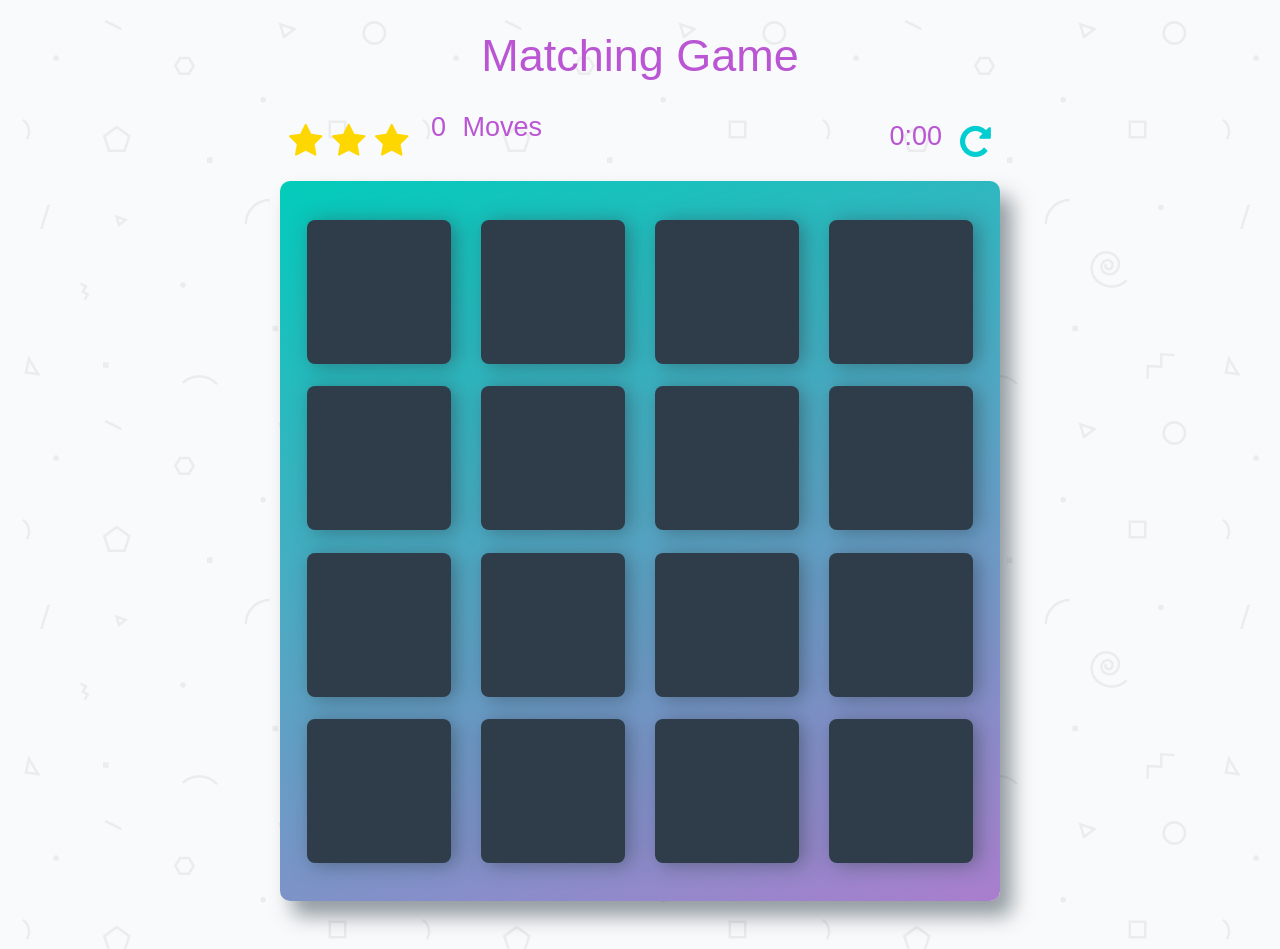
<file: index.html>
<!doctype html>
<html lang="en">
<head>
    <meta charset="utf-8">
    <title>Matching Game</title>
    <meta name="description" content="">
    <link rel="stylesheet prefetch" href="https://maxcdn.bootstrapcdn.com/font-awesome/4.6.1/css/font-awesome.min.css">
    <link rel="stylesheet prefetch" href="https://fonts.googleapis.com/css?family=Coda">
    <link rel="stylesheet" href="css/app.css">
</head>
<body>

    <div class="container">
        <header>
            <h1>Matching Game</h1>
        </header>

        <section class="score-panel">
        	<ul class="stars">
        		<li><i class="fa fa-star"></i></li>
        		<li><i class="fa fa-star"></i></li>
        		<li><i class="fa fa-star"></i></li>
        	</ul>

        	<span class="moves">0</span> Moves

          <div class="restart">
        		<i class="fa fa-repeat"></i>
        	</div>

          <div class="timer">
            <span class="minutes">0</span>:<span class="seconds">00</span>
          </div>
        </section>

        <ul class="deck">
        </ul>

        <div class="modal">
          <div class="modal-content">
            <div class="modal-header">
              You Win!
            </div>
            <div class="modal-body">
              <strong>Stars:</strong> <span class="final-stars">0</span> <br>
              <strong>Time:</strong> <span class="final-time">0:00</span> <br>
              <strong>Moves:</strong> <span class="final-moves">0</span>
            </div>
            <div class="button">
              <button class="new-game-button">New Game</button>
            </div>
          </div>
        </div>
    </div>

    <script src="js/app.js"></script>
</body>
</html>
</file>
<file: css/app.css>
html
{
    box-sizing: border-box;
}

*,
*::before,
*::after
{
    box-sizing: inherit;
}

html,
body
{
    width: 100%;
    height: 100%;
    margin: 0;
    padding: 0;
}

body
{
    background: #ffffff url('../img/geometry2.png'); /* Background pattern from Subtle Patterns */
    font-family: 'Arial Rounded MT Bold', sans-serif;
}

.container
{
    display: flex;
    justify-content: center;
    align-items: center;
    flex-direction: column;
}

h1
{
    font-family: 'Arial Rounded MT Bold', sans-serif;
    font-weight: 300;
    font-size: 5vmin;
    color: mediumorchid;
}

/*============================================================================================================
 * Styles for the deck of cards
 *==========================================================================================================*/
.deck
{
    width: 80vmin;
    min-height: 80vmin;
    background: linear-gradient(160deg, #02ccba 0%, #aa7ecd 100%);
    padding: 3vmin;
    border-radius: 10px;
    box-shadow: 12px 15px 20px 0 rgba(46, 61, 73, 0.5);
    display: flex;
    flex-wrap: wrap;
    justify-content: space-between;
    align-items: center;
    margin: 0 0 3em;
}

.deck .card
{
    height: 16vmin;
    width: 16vmin;
    background: #2e3d49;
    font-size: 0;
    color: #ffffff;
    border-radius: 8px;
    cursor: pointer;
    display: flex;
    justify-content: center;
    align-items: center;
    box-shadow: 5px 2px 20px 0 rgba(46, 61, 73, 0.5);
}

.deck .card.open
{
    transform: rotateY(0);
    background: #02b3e4;
    cursor: default;
}

.deck .card.show
{
    font-size: 5vmin;
}

.deck .card.match
{
    cursor: default;
    background: #02ccba;
    font-size: 5vmin;
}

.deck .card.wrong
{
    cursor: default;
    background: #ff0000;
    font-size: 5vmin;
}

/*============================================================================================================
 * Styles for the Score Panel
 *==========================================================================================================*/
.score-panel
{
    text-align: left;
    font-size: 3vmin;
    width: 80vmin;
    margin-bottom: 1vmin;
    color: mediumorchid;
}

.score-panel .stars
{
    margin: 0;
    padding: 1vmin;
    float: left;
    display: inline-block;
    margin: 0 5px 0 0;
    color: gold;
    font-size: 4vmin;
}

.score-panel .stars .grey
{
  color: grey;
}

.score-panel .stars li
{
    list-style: none;
    display: inline-block;
}

.score-panel .moves
{
  font-size: 3vmin;
  padding: 1vmin;
}

.score-panel .timer
{
  float: right;
  padding: 1vmin;
  font-size: 3vmin;
}

.score-panel .restart
{
    float: right;
    cursor: pointer;
    font-size: 4vmin;
    padding: 1vmin;
    color: darkturquoise;
}

/*============================================================================================================
 * Styles for the Modal Box
 *==========================================================================================================*/
.modal
{
    display: none;
    position: fixed;
    z-index: 1;
    padding-top: 35vmin;
    left: 0;
    top: 0;
    width: 100%;
    height: 100%;
    background-color: rgb(0,0,0);
    background-color: rgba(0,0,0,0.4);
}

.modal-content
{
    background-color: #fefefe;
    margin: auto;
    width: 35%;
}

.modal-header
{
  background-color: darkturquoise;
  color: white;
  font-size: 4vmin;
  font-weight: bold;
  text-align: center;
  padding: 2vmin;
}

.modal-body
{
  color: mediumorchid;
  text-align: center;
  font-size: 2vmin;
  padding: 2vmin;
}

.button
{
  text-align: center;
  padding: 1vmin;
}

.new-game-button
{
  border: dark-grey 1vmin;
  border-radius: 15px;
  background-color: darkturquoise;
  color: white;
  font-family: 'Arial Rounded MT Bold', sans-sans-serif;
  font-size: 1.3vmin;
  text-align: center;
  width: 10vmin;
  height: 5vmin;
  cursor: pointer;
}
</file>
